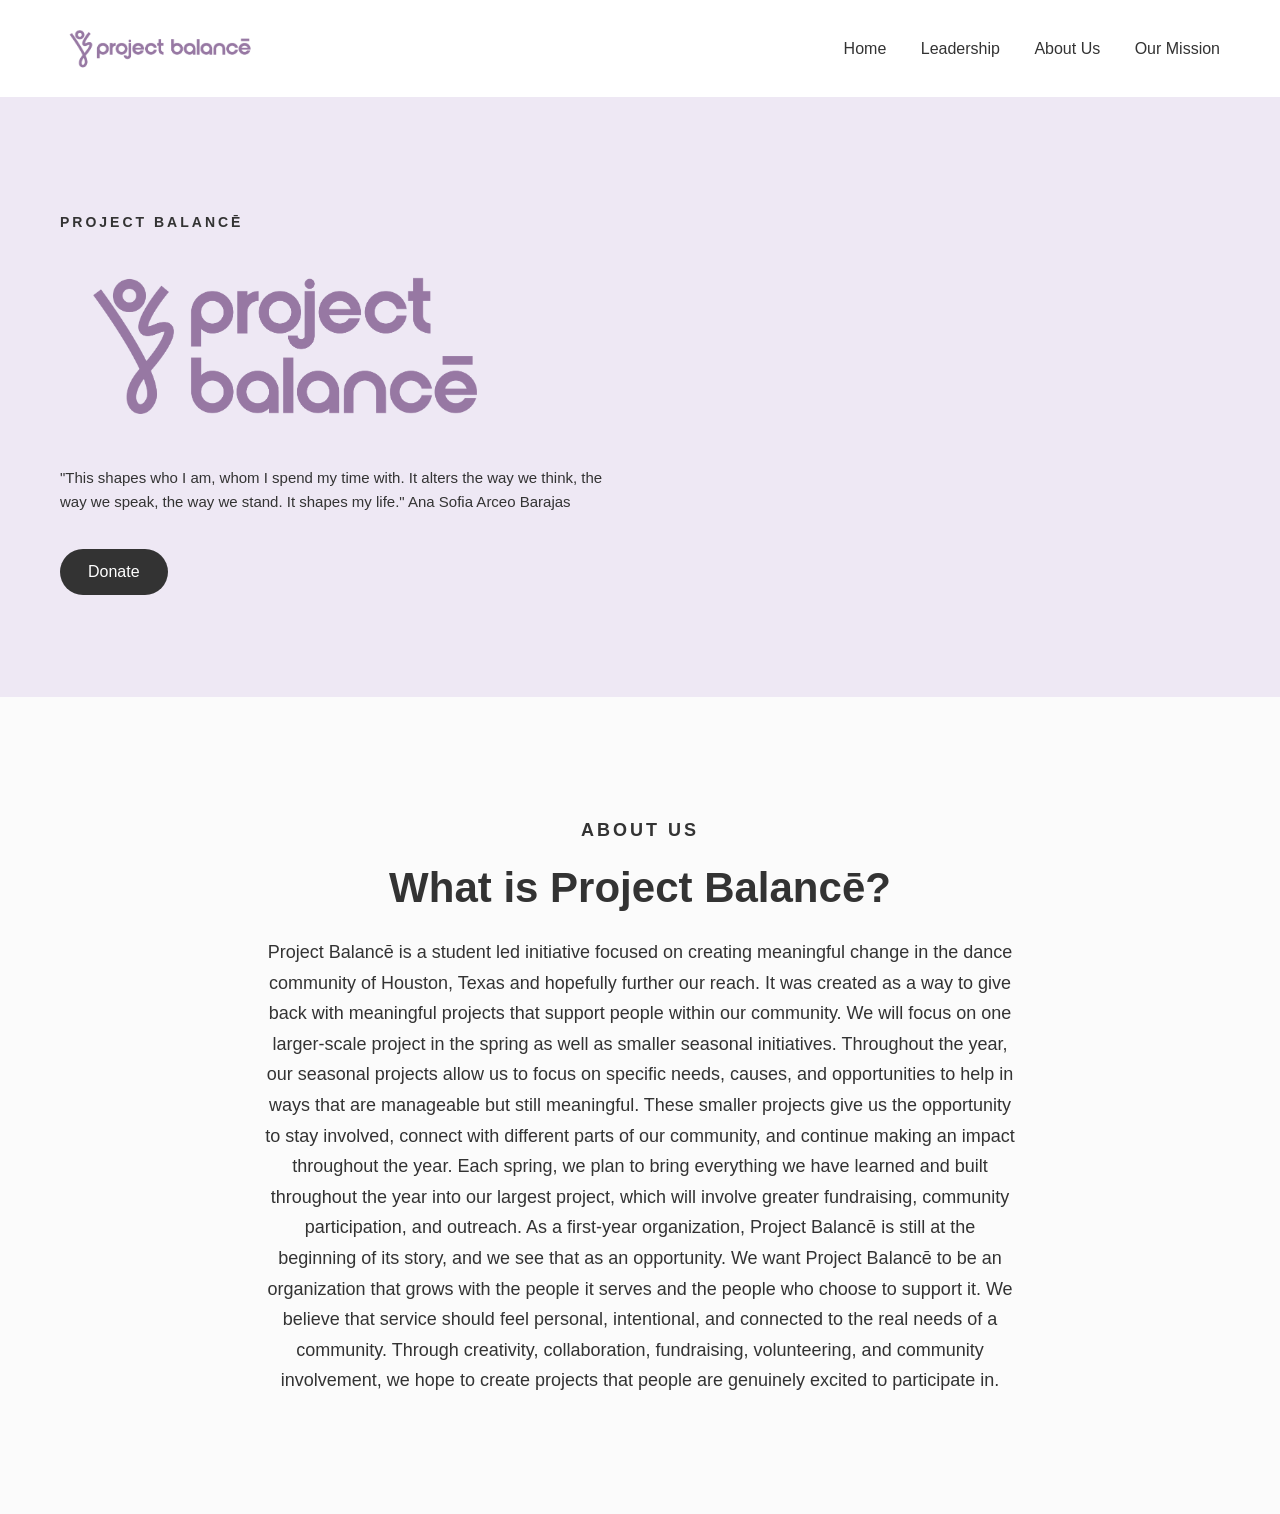
<file: index.html>
<!DOCTYPE html>
<html>
<head>
    <meta charset="UTF-8">
    <title>Project Balance</title>
    <link rel="stylesheet" href="style.css">
</head>

<body>

   <header>
    <div class="logo">
        <img src="logo.png" alt="Project Balancē logo">
    </div>

    <nav>
        <a href="#home">Home</a>
        <a href="leadership.html">Leadership</a>
        <a href="#about">About Us</a>
        <a href="mission.html">Our Mission</a>
    </nav>
</header>

<main id="home" class="hero">
    <div class="hero-content">
        <p class="small-title">PROJECT BALANCĒ</p>

        <img src="logo2.png" alt="Project Balancē logo">

        <p class="hero-text">
            "This shapes who I am, whom I spend my time with. It alters the way we think, the way we speak, the way we stand. It shapes my life." Ana Sofia Arceo Barajas
        </p>

        <a href="donate.html" class="button">Donate</a>
    </div>
</main>
<section id="about" class="about">
    <div class="about-content">
        <p class="small-title">ABOUT US</p>

        <h2>What is Project Balancē?</h2>

        <p>
            Project Balancē is a student led initiative focused on creating meaningful change in the dance community of Houston, Texas and hopefully further our reach. It was created as a way to give back with meaningful projects that support people within our community. We will focus on one larger-scale project in the spring as well as smaller seasonal initiatives. Throughout the year, our seasonal projects allow us to focus on specific needs, causes, and opportunities to help in ways that are manageable but still meaningful. These smaller projects give us the opportunity to stay involved, connect with different parts of our community, and continue making an impact throughout the year. Each spring, we plan to bring everything we have learned and built throughout the year into our largest project, which will involve greater fundraising, community participation, and outreach. As a first-year organization, Project Balancē is still at the beginning of its story, and we see that as an opportunity. We want Project Balancē to be an organization that grows with the people it serves and the people who choose to support it. We believe that service should feel personal, intentional, and connected to the real needs of a community. Through creativity, collaboration, fundraising, volunteering, and community involvement, we hope to create projects that people are genuinely excited to participate in. 
        </p>

    </div>
</section>

</body>
</html>
</file>
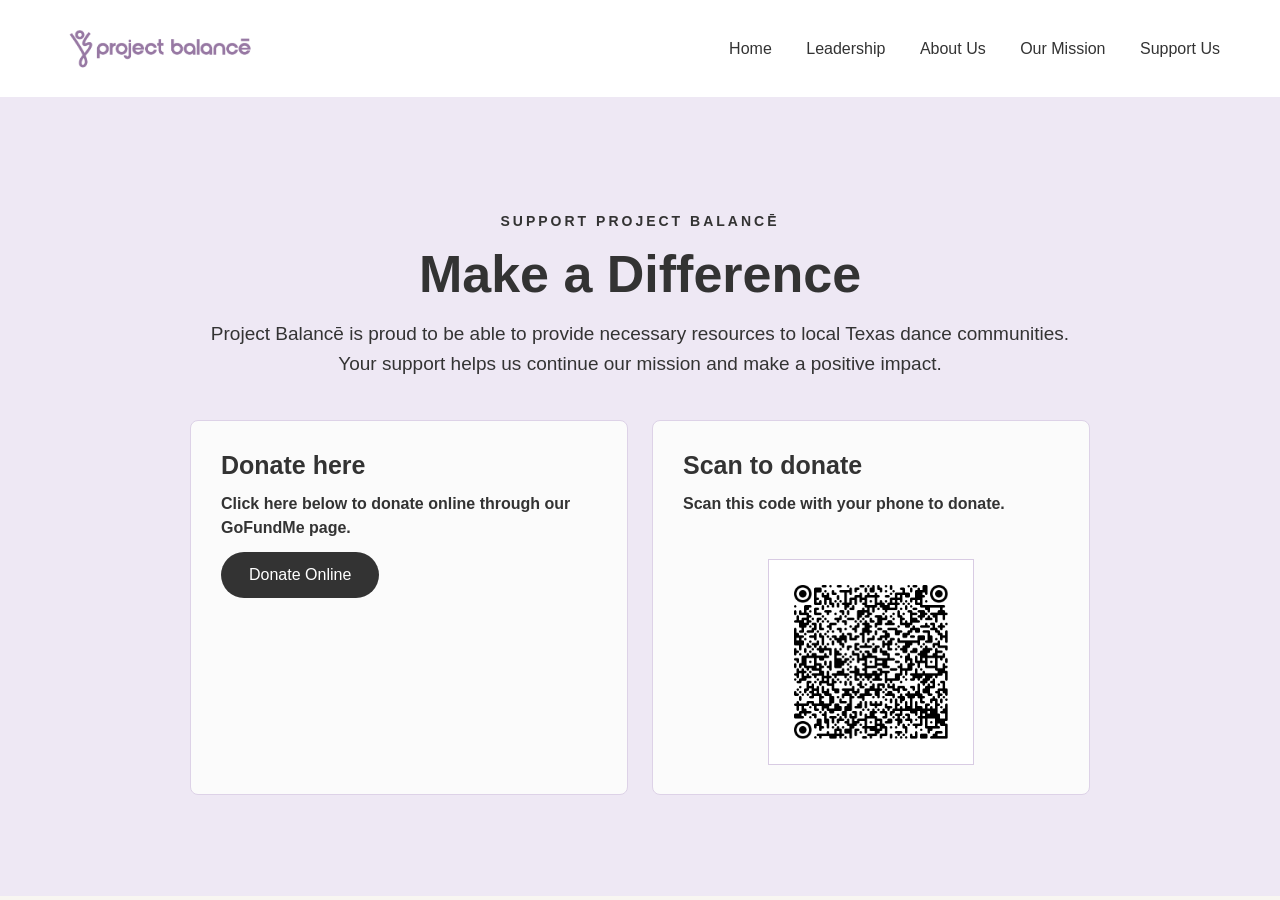
<file: donate.html>
<!DOCTYPE html>
<html>
<head>
    <meta charset="UTF-8">
    <meta name="viewport" content="width=device-width, initial-scale=1.0">
    <title>Donate | Project Balance</title>
    <link rel="stylesheet" href="style.css">
</head>

<body>

<header>
    <div class="logo">
        <a href="index.html">
            <img src="logo.png" alt="Project Balancē logo">
        </a>
    </div>

    <nav>
        <a href="index.html">Home</a>
        <a href="leadership.html">Leadership</a>
        <a href="index.html#about">About Us</a>
        <a href="mission.html">Our Mission</a>
        <a href="donate.html">Support Us</a>
    </nav>
</header>

<main class="donate-page">
    <section class="donate-content">
        <p class="small-title">SUPPORT PROJECT BALANCĒ</p>
        <h1>Make a Difference</h1>
        <p class="donate-text">
            Project Balancē is proud to be able to provide necessary resources to local Texas dance communities. Your support helps us continue our mission and make a positive impact. 
        </p>

        <div class="donation-options">
            <div class="donation-option">
                <h2>Donate here</h2>
                <p class="donate-prompt">Click here below to donate online through our GoFundMe page.</p>
                <a href="https://www.gofundme.com/f/donate-to-project-balance-for-local-texas-dance-communities?utm_campaign=three_word_link&utm_medium=customer&utm_source=three_word_link_posters" class="button" target="_blank" rel="noopener noreferrer">Donate Online</a>
            </div>

            <div class="donation-option">
                <h2>Scan to donate</h2>
                <p class="donate-prompt">Scan this code with your phone to donate.</p>
                <img src="qr.png" alt="QR code to donate to Project Balancē" class="qr-placeholder">
            </div>
        </div>

    </section>
</main>

</body>
</html>
</file>
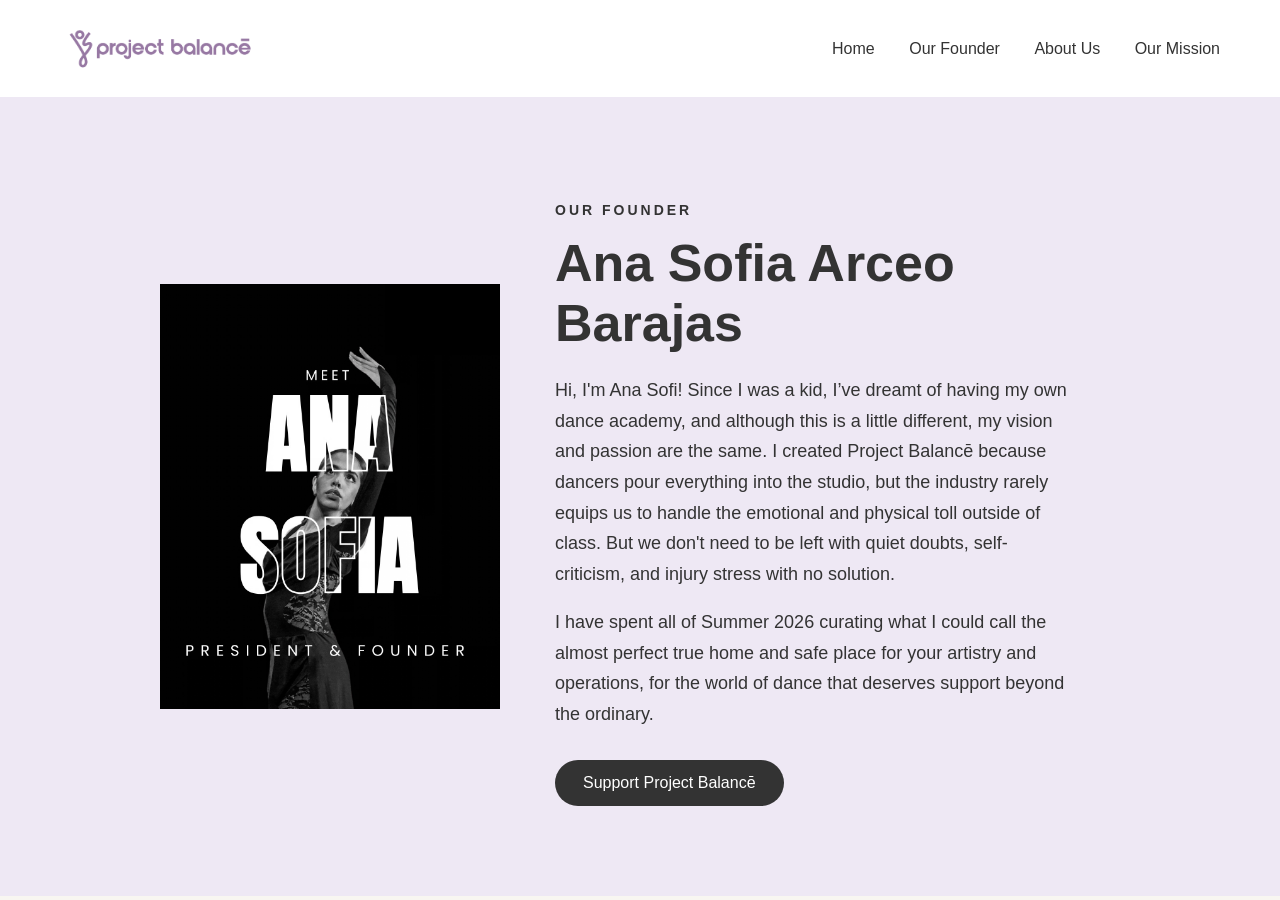
<file: founder.html>
<!DOCTYPE html>
<html>
<head>
    <meta charset="UTF-8">
    <meta name="viewport" content="width=device-width, initial-scale=1.0">
    <title>Our Founder | Project Balance</title>
    <link rel="stylesheet" href="style.css">
</head>

<body>

<header>
    <div class="logo">
        <a href="index.html">
            <img src="logo.png" alt="Project Balancē logo">
        </a>
    </div>

    <nav>
        <a href="index.html">Home</a>
        <a href="founder.html">Our Founder</a>
        <a href="index.html#about">About Us</a>
        <a href="mission.html">Our Mission</a>
    </nav>
</header>

<main class="founder-page">
    <section class="founder-page-content">
        <img src="anasofi.png" alt="Ana Sofia Arceo Barajas" class="founder-page-photo">
        <div class="founder-page-info">
            <p class="small-title">OUR FOUNDER</p>
            <h1>Ana Sofia Arceo Barajas</h1>
            <p>
                Hi, I'm Ana Sofi! Since I was a kid, I’ve dreamt of having my own dance academy, and although this is a little different, my vision and passion are the same. I created Project Balancē because dancers pour everything into the studio, but the industry rarely equips us to handle the emotional and physical toll outside of class. But we don't need to be left with quiet doubts, self-criticism, and injury stress with no solution.
            </p>
            <p>
                I have spent all of Summer 2026 curating what I could call the almost perfect true home and safe place for your artistry and operations, for the world of dance that deserves support beyond the ordinary.
            </p>
            <a href="donate.html" class="button">Support Project Balancē</a>
        </div>
    </section>
</main>

</body>
</html>
</file>
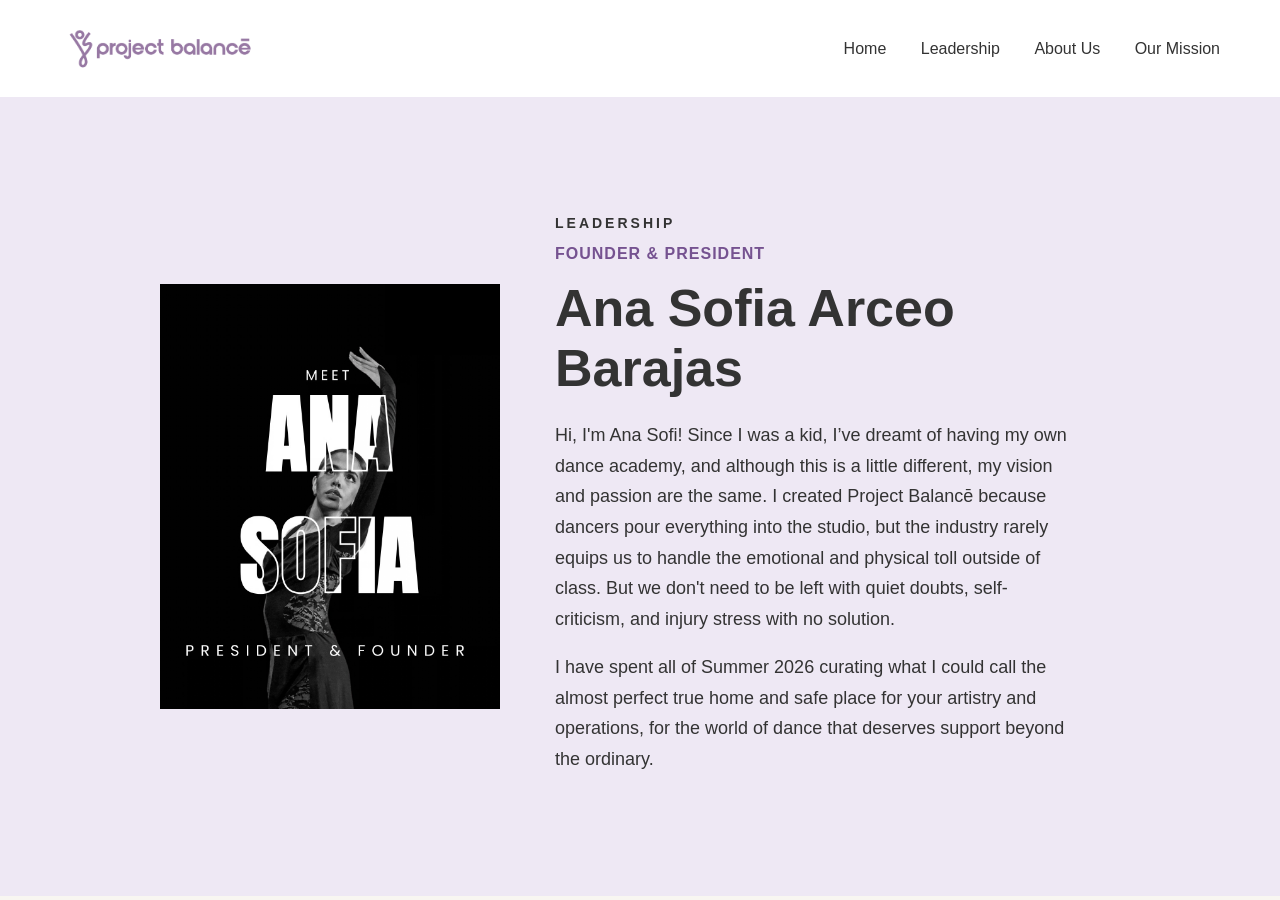
<file: leadership.html>
<!DOCTYPE html>
<html>
<head>
    <meta charset="UTF-8">
    <meta name="viewport" content="width=device-width, initial-scale=1.0">
    <title>Leadership | Project Balance</title>
    <link rel="stylesheet" href="style.css">
</head>

<body>

<header>
    <div class="logo">
        <a href="index.html">
            <img src="logo.png" alt="Project Balancē logo">
        </a>
    </div>

    <nav>
        <a href="index.html">Home</a>
        <a href="leadership.html">Leadership</a>
        <a href="index.html#about">About Us</a>
        <a href="mission.html">Our Mission</a>
    </nav>
</header>

<main class="founder-page">
    <section class="founder-page-content">
        <img src="anasofi.png" alt="Ana Sofia Arceo Barajas" class="founder-page-photo">
        <div class="founder-page-info">
            <p class="small-title">LEADERSHIP</p>
            <p class="role-label">Founder &amp; President</p>
            <h1>Ana Sofia Arceo Barajas</h1>
            <p>
                Hi, I'm Ana Sofi! Since I was a kid, I’ve dreamt of having my own dance academy, and although this is a little different, my vision and passion are the same. I created Project Balancē because dancers pour everything into the studio, but the industry rarely equips us to handle the emotional and physical toll outside of class. But we don't need to be left with quiet doubts, self-criticism, and injury stress with no solution.
            </p>
            <p>
                I have spent all of Summer 2026 curating what I could call the almost perfect true home and safe place for your artistry and operations, for the world of dance that deserves support beyond the ordinary.
            </p>
        </div>
    </section>
</main>

</body>
</html>
</file>
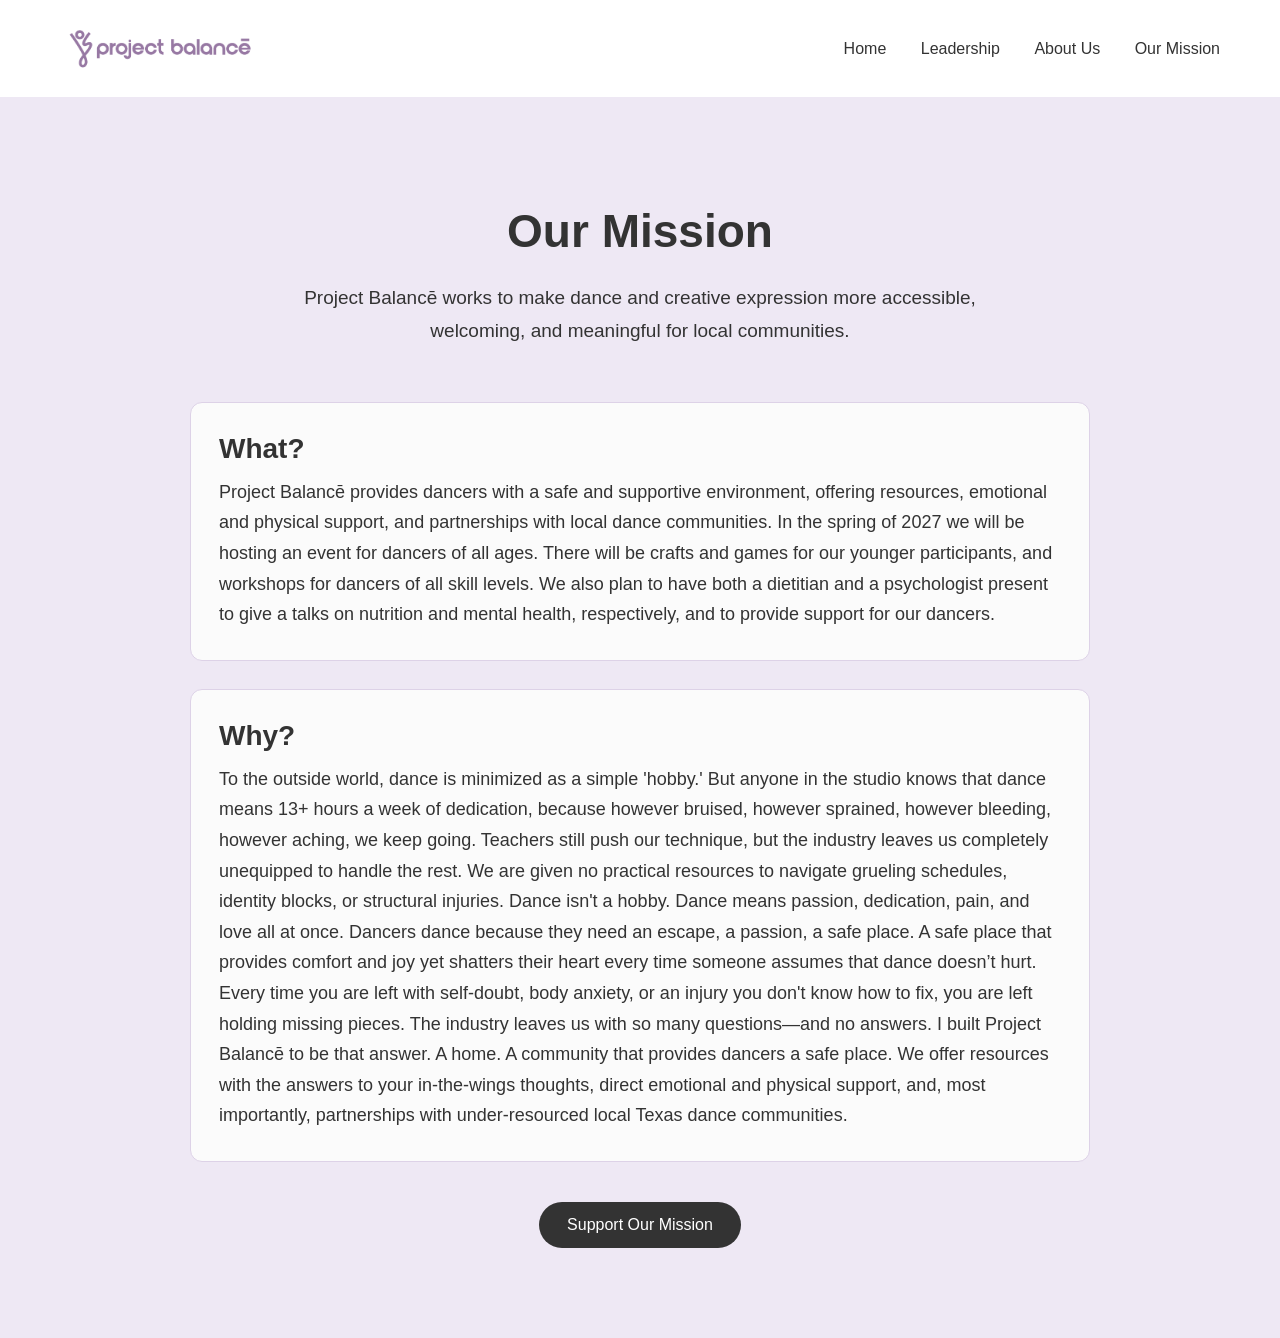
<file: mission.html>
<!DOCTYPE html>
<html>
<head>
    <meta charset="UTF-8">
    <meta name="viewport" content="width=device-width, initial-scale=1.0">
    <title>Our Mission | Project Balance</title>
    <link rel="stylesheet" href="style.css">
</head>

<body>

<header>
    <div class="logo">
        <a href="index.html">
            <img src="logo.png" alt="Project Balancē logo">
        </a>
    </div>

    <nav>
        <a href="index.html">Home</a>
        <a href="leadership.html">Leadership</a>
        <a href="index.html#about">About Us</a>
        <a href="mission.html">Our Mission</a>
    </nav>
</header>

<main class="mission-page">
    <section class="mission-intro">
        <h1>Our Mission</h1>
        <p>
            Project Balancē works to make dance and creative expression more accessible,
            welcoming, and meaningful for local communities.
        </p>
    </section>

    <section class="mission-focus">
        <article>
            <h2>What?</h2>
            <p>
                Project Balancē provides dancers with a safe and supportive environment, offering resources, emotional and physical support, and partnerships with local dance communities. In the spring of 2027 we will be hosting an event for dancers of all ages. There will be crafts and games for our younger participants, and workshops for dancers of all skill levels. We also plan to have both a dietitian and a psychologist present to give a talks on nutrition and mental health, respectively, and to provide support for our dancers.
            </p>
        </article>
        <article>
            <h2>Why?</h2>
            <p>To the outside world, dance is minimized as a simple 'hobby.' But anyone in the studio knows 
                that dance means 13+ hours a week of dedication, because however bruised, however sprained, 
                however bleeding, however aching, we keep going. Teachers still push our technique, but the 
                industry leaves us completely unequipped to handle the rest. We are given no practical 
                resources to navigate grueling schedules, identity blocks, or structural injuries. Dance 
                isn't a hobby. Dance means passion, dedication, pain, and love all at once. Dancers dance 
                because they need an escape, a passion, a safe place. A safe place that provides comfort and 
                joy yet shatters their heart every time someone assumes that dance doesn’t hurt. Every time 
                you are left with self-doubt, body anxiety, or an injury you don't know how to fix, you are 
                left holding missing pieces. The industry leaves us with so many questions—and no answers. I 
                built Project Balancē to be that answer. A home. A community that provides dancers a safe place. 
                We offer resources with the answers to your in-the-wings thoughts, direct emotional and physical 
                support, and, most importantly, partnerships with under-resourced local Texas dance communities.
            </p>
        </article>
    </section>

    <a href="donate.html" class="button">Support Our Mission</a>
</main>

</body>
</html>
</file>
<file: style.css>
body {
    margin: 0;
    font-family: avenir, "avenir next", helvetica, Arial, sans-serif;
    background-color: #f8f6f1;
    color: #333333;
}
header {
    background-color: white;
    padding: 20px 60px;

    display: flex;
    justify-content: space-between;
    align-items: center;
}

header h1 {
    margin: 0;
    font-size: 28px;
}

nav a {
    color: #333333;
    text-decoration: none;
    margin-left: 30px;
    font-size: 16px;
}

nav a:hover {
    color: #8a6f9f;
}
.hero {
    min-height: 600px;
    display: flex;
    align-items: center;
    padding: 0 60px;
    background-color: #eee8f4;
}

.hero-content {
    max-width: 650px;
}

.small-title {
    font-size: 14px;
    letter-spacing: 3px;
    font-weight: bold;
}

.hero h2 {
    font-size: 20px;
    line-height: 1.1;
    margin: 15px 0 20px;
}

.hero-text {
    font-size: 15px;
    line-height: 1.6;
    max-width: 550px;
    margin-bottom: 35px;
}

.donate-prompt {
    margin: 0 0 12px;
    font-size: 16px;
    font-weight: bold;
}

.button {
    display: inline-block;
    background-color: #333333;
    color: white;
    text-decoration: none;
    padding: 14px 28px;
    border-radius: 30px;
}

.button:hover {
    background-color: #8a6f9f;
}

.mission-page {
    padding: 80px 60px;
    box-sizing: border-box;
}

.mission-intro {
    max-width: 820px;
    margin: 0 auto 48px;
    text-align: center;
}

.mission-intro h1 {
    font-size: clamp(2.4rem, 4vw, 4rem);
    margin: 12px 0 18px;
}

.mission-intro p:not(.small-title) {
    font-size: 18px;
    line-height: 1.7;
}

.mission-focus {
    display: grid;
    grid-template-columns: repeat(2, minmax(0, 1fr));
    gap: 32px;
    width: min(1200px, 100%);
    margin: 0 auto;
}

.mission-focus article {
    background-color: #fbfbfb;
    border: 1px solid #ddd2e7;
    border-radius: 12px;
    padding: 32px 28px;
    display: flex;
    flex-direction: column;
    min-height: 440px;
}

.mission-focus h2 {
    margin-top: 0;
    font-size: clamp(2rem, 3vw, 2.8rem);
}

.mission-focus p {
    font-size: 18px;
    line-height: 1.7;
    margin: 0;
}

@media (max-width: 720px) {
    .mission-page {
        padding: 60px 24px;
    }

    .mission-focus {
        grid-template-columns: 1fr;
    }
}

.about {
    padding: 100px 60px;
    background-color: #fbfbfb;
}

.about-content {
    max-width: 750px;
    margin: 0 auto;
    text-align: center;
}

.about h2 {
    font-size: 42px;
    margin: 15px 0 25px;
}

.about p {
    font-size: 18px;
    line-height: 1.7;
}
.logo img {
    width: 200px;
    height: auto;
    display: block;
}
.logo2 img {
    width: 450px;
    height: auto;
    display: block;
}
.hero-content img {
    width: 450px;
    height: auto;
}

.donate-page {
    min-height: calc(100vh - 101px);
    display: flex;
    align-items: center;
    justify-content: center;
    padding: 80px 60px;
    box-sizing: border-box;
    background-color: #eee8f4;
}

.donate-content {
    width: min(900px, 100%);
    text-align: center;
}

.donate-content h1 {
    font-size: 52px;
    margin: 15px 0;
}

.donate-text {
    font-size: 19px;
    line-height: 1.6;
    margin: 0 auto 40px;
}

.donation-options {
    display: grid;
    grid-template-columns: repeat(2, minmax(0, 1fr));
    gap: 24px;
    text-align: left;
}

.donation-option {
    padding: 30px;
    background-color: #fbfbfb;
    border: 1px solid #ddd2e7;
    border-radius: 8px;
}

.donation-option h2 {
    margin: 0 0 12px;
    font-size: 25px;
}

.founder {
    display: grid;
    grid-template-columns: 180px 1fr;
    gap: 32px;
    align-items: center;
    max-width: 700px;
    margin: 70px auto 0;
    text-align: left;
}

.founder-photo,
.founder-page-photo {
    display: grid;
    place-items: center;
    box-sizing: border-box;
    background-color: #eee8f4;
    border: 1px solid #ddd2e7;
    color: #755290;
    font-size: 13px;
    font-weight: bold;
    text-align: center;
}

.founder-photo {
    width: 180px;
    aspect-ratio: 1;
    padding: 20px;
}

.founder-info h3 {
    margin: 0 0 12px;
    font-size: 30px;
}

.founder-info p {
    margin-top: 0;
}

.founder-info .button {
    margin-top: 8px;
}

.founder-page {
    min-height: calc(100vh - 101px);
    display: flex;
    align-items: center;
    justify-content: center;
    padding: 80px 60px;
    box-sizing: border-box;
    background-color: #eee8f4;
}

.founder-page-content {
    display: grid;
    grid-template-columns: 340px minmax(0, 520px);
    gap: 55px;
    align-items: center;
    width: min(960px, 100%);
}

.founder-page-photo {
    width: 340px;
    height: auto;
    max-width: 100%;
    padding: 0;
    border: none;
    display: block;
}

.founder-page-info h1 {
    margin: 15px 0 22px;
    font-size: 52px;
}

.role-label {
    margin: 0;
    font-size: 16px;
    font-weight: 700;
    letter-spacing: 1px;
    text-transform: uppercase;
    color: #755290;
}

.founder-page-info p:not(.small-title):not(.role-label) {
    font-size: 18px;
    line-height: 1.7;
}

.founder-page-info .button {
    margin-top: 12px;
}

.leadership-roster {
    margin-top: 28px;
    display: grid;
    grid-template-columns: repeat(3, minmax(0, 1fr));
    gap: 18px;
}

.leadership-role {
    background-color: rgba(255, 255, 255, 0.5);
    border: 1px solid #ddd2e7;
    border-radius: 12px;
    padding: 20px 18px;
}

.leadership-role h2 {
    margin: 0 0 10px;
    font-size: 22px;
}

.leadership-role p {
    margin: 0;
    font-size: 16px;
    line-height: 1.5;
}

@media (max-width: 720px) {
    .leadership-roster {
        grid-template-columns: 1fr;
    }
}

.donation-option p {
    min-height: 48px;
    line-height: 1.5;
}

.qr-placeholder {
    width: 180px;
    aspect-ratio: 1;
    display: grid;
    place-items: center;
    margin: 20px auto 0;
    background-color: white;
    border: 12px solid white;
    outline: 1px solid #d8cbe3;
    background-image: repeating-linear-gradient(45deg, #333 0 5px, transparent 5px 10px);
    color: white;
    text-align: center;
}

.qr-placeholder span {
    padding: 7px;
    background-color: #755290;
    font-size: 11px;
    font-weight: bold;
    letter-spacing: 1px;
}

.mission-page {
    min-height: calc(100vh - 101px);
    padding: 90px 60px;
    box-sizing: border-box;
    background-color: #eee8f4;
    text-align: center;
}

.mission-intro {
    max-width: 760px;
    margin: 0 auto;
}

.mission-intro h1 {
    margin: 18px 0 24px;
    font-size: 46px;
    line-height: 1.15;
}

.mission-intro > p:last-child {
    font-size: 19px;
    line-height: 1.7;
}

.mission-focus {
    display: grid;
    grid-template-columns: 1fr;
    gap: 28px;
    width: min(900px, 100%);
    margin: 55px auto 40px;
    text-align: left;
}

.mission-focus article {
    padding: 30px 28px;
    background-color: #fbfbfb;
    border: 1px solid #ddd2e7;
    border-radius: 12px;
    min-height: 0;
}

.mission-focus h2 {
    margin: 0 0 12px;
    font-size: 28px;
}

.mission-focus p {
    margin: 0;
    line-height: 1.7;
    font-size: 18px;
}

.about {
    padding: 100px 60px;
    background-color: #fbfbfb;
}

@media (max-width: 700px) {
    header {
        padding: 20px;
        flex-direction: column;
        gap: 20px;
    }

    nav a {
        margin: 0 8px;
    }

    .donate-page {
        padding: 60px 20px;
    }

    .donate-content h1 {
        font-size: 40px;
    }

    .donation-options {
        grid-template-columns: 1fr;
    }

    .mission-page {
        padding: 60px 20px;
    }

    .mission-intro h1 {
        font-size: 36px;
    }

    .mission-focus {
        display: grid;
        grid-template-columns: 1fr;
        margin-top: 40px;
    }

    .mission-focus article {
        flex: none;
    }

    .founder {
        grid-template-columns: 1fr;
        gap: 24px;
        text-align: center;
    }

    .founder-photo {
        margin: 0 auto;
    }

    .founder-page {
        padding: 60px 20px;
    }

    .founder-page-content {
        grid-template-columns: 1fr;
        gap: 30px;
        text-align: center;
    }

    .founder-page-photo {
        width: min(340px, 100%);
        height: auto;
        margin: 0 auto;
    }

    .founder-page-info h1 {
        font-size: 40px;
    }
}
</file>
